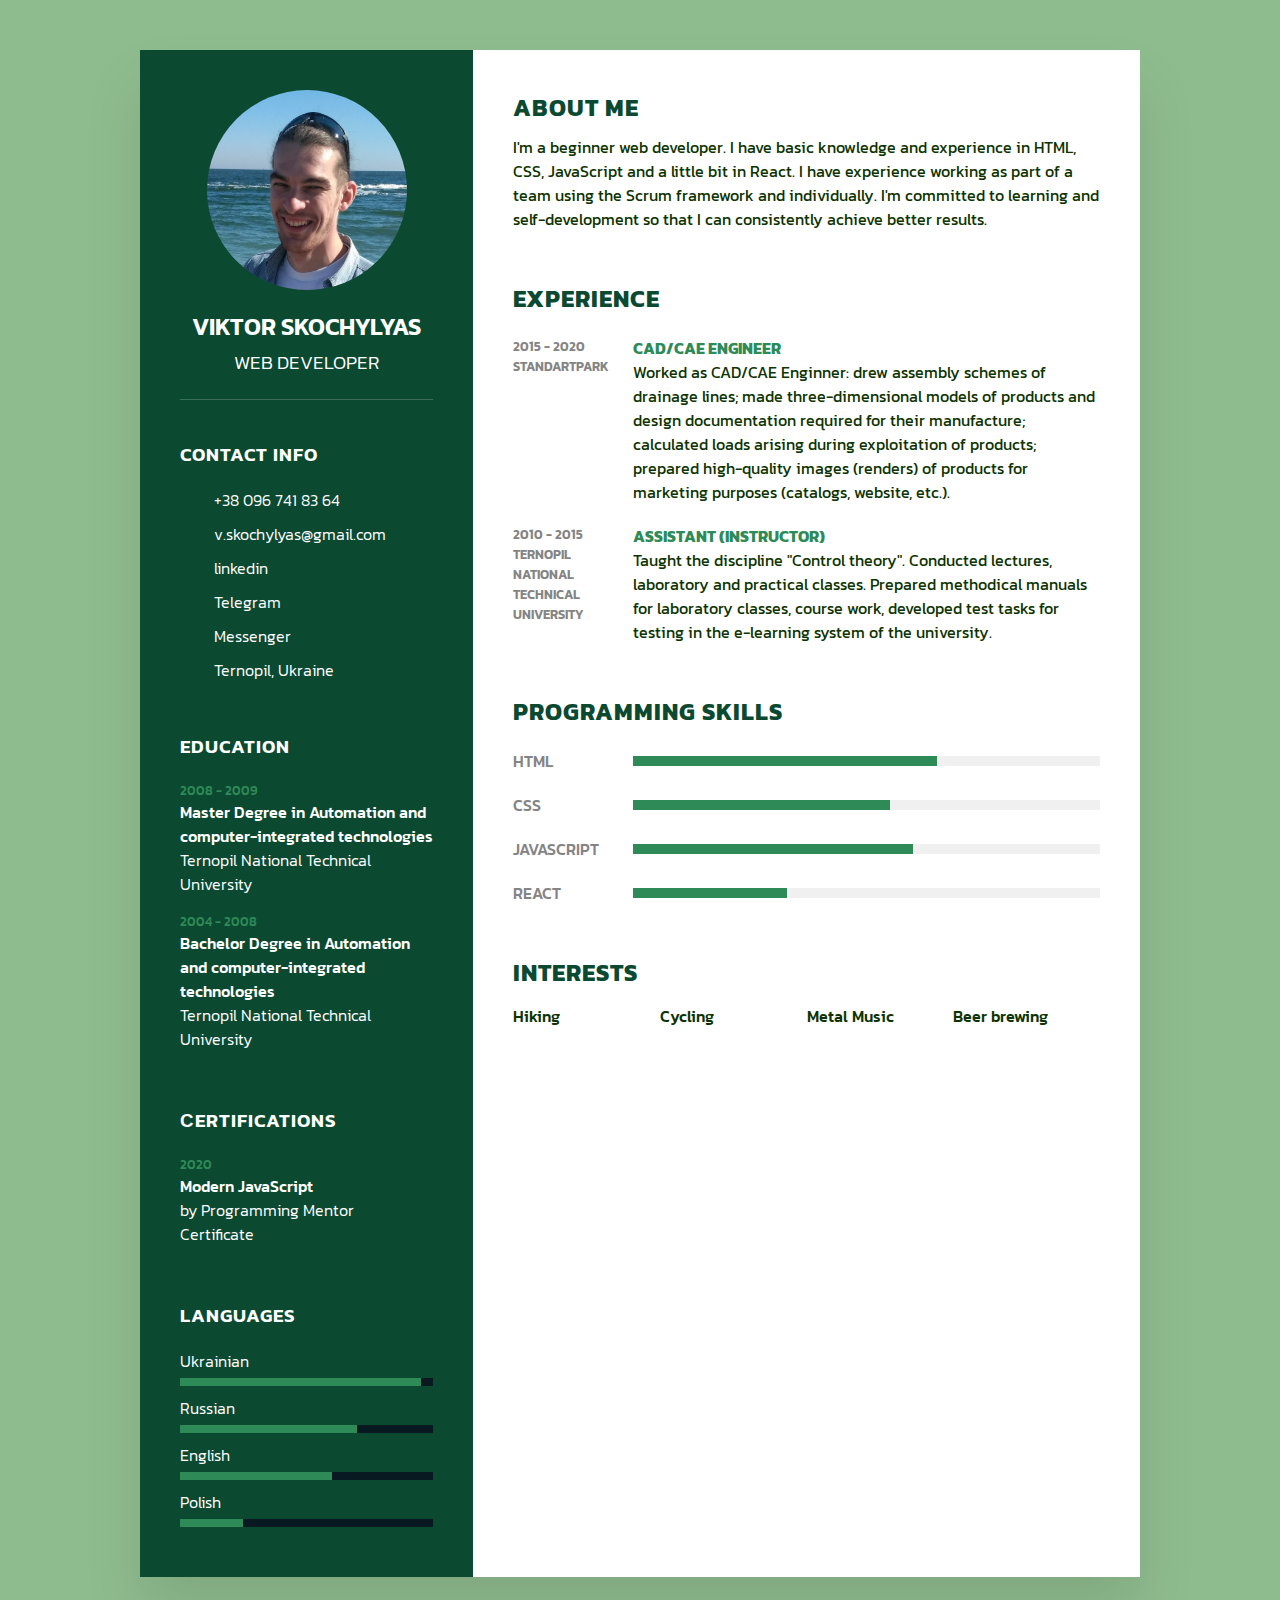
<file: Index.html>
<!DOCTYPE html>
<html lang="en">
<head>
    <meta charset="UTF-8">
    <meta name="viewport" content="width=device-width, initial-scale=1.0">
    <title>Document</title>
    <link rel="stylesheet" href="https://cdnjs.cloudflare.com/ajax/libs/font-awesome/5.15.0/css/all.min.css"
        integrity="sha512-BnbUDfEUfV0Slx6TunuB042k9tuKe3xrD6q4mg5Ed72LTgzDIcLPxg6yI2gcMFRyomt+yJJxE+zJwNmxki6/RA=="
        crossorigin="anonymous" referrerpolicy="no-referrer" />
    <link rel="stylesheet" href="style.css">
</head>
<body>
    <div class="container">
        <div class="left_Side">
            <div class="profileText">
                <div class="imgBx">
                    <img src="img.jpg" alt="" srcset="">
                </div>
                <h2>Viktor Skochylyas<br><span>Web Developer</span></h2>
            </div>

            <div class="contactInfo">
                <h3 class="title">Contact Info</h3>
                <ul>
                    <li>
                        <span class="icon"><i class="fas fa-phone-alt"></i></span>
                        <span class="text"><a href="tel:+380967418364">+38 096 741 83 64</a>
                        </span>
                    </li>
                    <li>
                        <span class="icon"><i class="far fa-envelope-open"></i></span>
                        <span class="text"><a href="mailto:v.skochylyas@gmail.com">v.skochylyas@gmail.com</a></span>
                    </li>
                    <li>
                        <span class="icon"><i class="fab fa-linkedin-in"></i></span>
                        <span class="text"><a href="https://www.linkedin.com/in/viktor-skochylyas-7348aa20">linkedin</a></span>
                    </li>
                    <li>
                        <span class="icon"><i class="fab fa-telegram"></i></span>
                        <span class="text"><a href="https://t.me/viktor_sko4">Telegram</a></span>
                    </li>
                    <li>
                    <span class="icon"><i class="fab fa-facebook-messenger"></i></span>
                    <span class="text"><a href="https://m.me/victor.skochylyas">Messenger</a></span>
                    </li>
                    <li>
                        <span class="icon"><i class="fas fa-map-marker-alt"></i></span>
                        <span class="text">Ternopil, Ukraine</span>
                    </li>
                </ul>
            </div>

            <div class="contactInfo education">
                <h3 class="title">Education</h3>
                <ul>
                    <li>
                        <h5>2008 - 2009</h5>
                        <h4>Master Degree in Automation and computer-integrated technologies</h4>
                        <h4>Ternopil National Technical University</h4>
                    </li>
                    <li>
                        <h5>2004 - 2008</h5>
                        <h4>Bachelor Degree in Automation and computer-integrated technologies</h4>
                        <h4>Ternopil National Technical University</h4>
                    </li>
                  
                </ul>
            </div>

            <div class="contactInfo certifications">
                <h3 class="title">Сertifications</h3>
                <ul>
                    <li>
                        <h5>2020</h5>
                        <h4>Modern JavaScript</h4>
                        <h4>by Programming Mentor</h4>
                        <h4><i class="fa fa-certificate" aria-hidden="true"></i>
                            <a href="http://cert.programmingmentor.com/2020-bfe67b97c2e6.pdf">Certificate</a></h4>
                    </li>
                                      
                </ul>
            </div>
            <div class="contactInfo language">
                <h3 class="title">Languages</h3>
                <ul>
                    <li>
                        <span class="text">Ukrainian</span>
                        <span class="percent">
                            <div style="width: 95%;"></div>
                        </span>
                    </li>
                    <li>
                        <span class="text">Russian</span>
                        <span class="percent">
                            <div style="width: 70%;"></div>
                        </span>
                    </li><li>
                        <span class="text">English</span>
                        <span class="percent">
                            <div style="width: 60%;"></div>
                        </span>
                    </li>
                    <li>
                        <span class="text">Polish</span>
                        <span class="percent">
                            <div style="width: 25%;"></div>
                        </span>
                    </li>
                    
                  
                </ul>
            </div>
            
        </div>
        <div class="right_Side">
            <div class="about">
                <h2 class="title2">About Me</h2>
                <p>I'm a beginner web developer. I have basic knowledge and experience in HTML, CSS, JavaScript and a little bit in React. I have experience working as part of a team using the Scrum framework and individually. I'm committed to learning and self-development so that I can consistently achieve better results.</p>
            </div>
            <div class="about">
                <h2 class="title2">Experience</h2>
                <div class="box">
                    <div class="year_company">
                        <h5>2015 - 2020</h5>
                        <h5>Standartpark</h5>
                    </div>
                    <div class="text">
                        <h4>CAD/CAE Engineer</h4>
                        <p>Worked as CAD/CAE Enginner: drew assembly schemes of drainage lines; made three-dimensional models of products and design documentation required for their manufacture; calculated loads arising during exploitation of products; prepared high-quality images (renders) of products for marketing purposes (catalogs, website, etc.).</p>
                    </div>
                </div>
                <div class="box">
                    <div class="year_company">
                        <h5>2010 - 2015</h5>
                        <h5>Ternopil National Technical University</h5>
                    </div>
                    <div class="text">
                        <h4>Assistant (Instructor)</h4>
                        <p>Taught the discipline "Control theory". Conducted lectures, laboratory and practical classes. Prepared
                        methodical manuals for laboratory classes, course work, developed test tasks for testing in the e-learning system of the
                        university.</p>
                    </div>
                </div>
            </div>
            <div class="about skills">
            <h2 class="title2">Programming skills</h2>
            <div class="box">
                <h4>Html</h4>
                <div class="percent">
                    <div style="width: 65%;"></div>
                </div>
            </div>
            <div class="box">
                <h4>CSS</h4>
                <div class="percent">
                    <div style="width: 55%;"></div>
                </div>
            </div>
            <div class="box">
                <h4>JavaScript</h4>
                <div class="percent">
                    <div style="width: 60%;"></div>
                </div>
            </div>
            <div class="box">
                <h4>React</h4>
                <div class="percent">
                    <div style="width: 33%;"></div>
                </div>
            </div>
            </div>
            <div class="about interests">
                <h2 class="title2">Interests</h2>
                <ul>
                    <li><i class="fas fa-hiking"></i>  Hiking</li>
                    <li><i class="fas fa-biking"></i>  Cycling</li>
                    <li><i class="fas fa-guitar"></i>  Metal Music</li>
                    <li><i class="fas fa-beer"></i>  Beer brewing</li>

                </ul>
            </div>
        </div>
    </div>
</body>
</html>
</file>
<file: style.css>
@import url("https://fonts.googleapis.com/css?family=Kanit:200,300,400,500,600,700,800,900&display=swap");

* {
  margin: 0;
  padding: 0;
  box-sizing: border-box;
  font-family: "Kanit", sans-serif;
}

body {
  background: darkseagreen;
  display: flex;
  justify-content: center;
  align-items: center;
  min-height: 100vh;
}

a {
  text-decoration: none;
  color: inherit;
  /* display: inline-block; */
}

.container {
  position: relative;
  width: 100%;
  max-width: 1000px;
  min-height: 1000px;
  background: #fff;
  margin: 50px;
  display: grid;
  grid-template-columns: 1fr 2fr;
  box-shadow: 0 35px 55px rgba(0, 0, 0, 0.1);
}

.container .left_Side {
  position: relative;
  width: 100%;
  background: #0b4931;
  padding: 40px;
}

.profileText {
  position: relative;
  display: flex;
  flex-direction: column;
  align-items: center;
  padding-bottom: 20px;
  border-bottom: 1px solid rgba(255, 255, 255, 0.2);
}

.profileText .imgBx {
  position: relative;
  width: 200px;
  height: 200px;
  border-radius: 50%;
  overflow: hidden;
}

.profileText .imgBx img {
  position: absolute;
  top: 0;
  left: 0;
  width: 100%;
  height: 100%;
  object-fit: cover;
}

.profileText h2 {
  color: #fff;
  font-size: 1.5em;
  margin-top: 20px;
  text-transform: uppercase;
  text-align: center;
  font-weight: 600;
  line-height: 1.4em;
}

.profileText h2 span {
  font-size: 0.8em;
  font-weight: 300;
  /* line-height: 1.4em; */
}

.contactInfo {
  padding-top: 40px;
}

.title {
  color: #fff;
  text-transform: uppercase;
  font-weight: 600;
  letter-spacing: 1px;
  margin-bottom: 20px;
}

.contactInfo ul {
  position: relative;
}

.contactInfo ul li {
  position: relative;
  list-style: none;
  margin: 10px 0;
  cursor: pointer;
}

.contactInfo ul li .icon {
  display: inline-block;
  width: 30px;
  font-size: 18px;
  color: seagreen;
}

.contactInfo ul li span {
  color: #fff;
  font-weight: 300;
}

.contactInfo.education li {
  margin-bottom: 15px;
  cursor: auto;
}

.contactInfo.education h5 {
  color: seagreen;
  font-weight: 500;
}

.contactInfo.education h4:nth-child(2) {
  color: #fff;
  font-weight: 500;
}

.contactInfo.education h4 {
  color: #fff;
  font-weight: 300;
}

.contactInfo.certifications li {
  margin-bottom: 15px;
  cursor: auto;
}

.contactInfo.certifications h5 {
  color: seagreen;
  font-weight: 500;
}

.contactInfo.certifications h4:nth-child(2) {
  color: #fff;
  font-weight: 500;
}

.contactInfo.certifications h4 {
  color: #fff;
  font-weight: 300;
}

.contactInfo.language .percent {
  position: relative;
  width: 100%;
  height: 8px;
  background: #081921;
  display: block;
  margin-top: 5px;
}

.contactInfo.language .percent div {
  position: absolute;
  top: 0;
  left: 0;
  height: 100%;
  background: seagreen;
}

.container .right_Side {
  position: relative;
  width: 100%;
  background: #fff;
  padding: 40px;
}

.about {
  margin-bottom: 50px;
}

.about:last-child {
  margin-bottom: 0;
}

.title2 {
  color: #0b4931;
  text-transform: uppercase;
  letter-spacing: 1px;
  margin-bottom: 10px;
}

p {
  color: #0d3300;
}

.about .box {
  display: flex;
  flex-direction: row;
  margin: 20px 0;
}

.about .box .year_company {
  min-width: 120px;
}

.about .box .year_company h5 {
  text-transform: uppercase;
  color: #848484;
  font-weight: 600;
}

.about .box .text h4 {
  text-transform: uppercase;
  color: seagreen;
  font-size: 16px;
}

.skills .box {
  position: relative;
  width: 100%;
  display: grid;
  grid-template-columns: 120px 1fr;
  justify-content: center;
  align-items: center;
}

.skills .box h4 {
  text-transform: uppercase;
  color: #848484;
  font-weight: 500;
}

.skills .box .percent {
  position: relative;
  width: 100%;
  height: 10px;
  background: #f0f0f0;
}

.skills .box .percent div {
  position: absolute;
  top: 0;
  left: 0;
  height: 100%;
  background: seagreen;
}

.interests ul {
  display: grid;
  grid-template-columns: repeat(4, 1fr);
}

.interests ul li {
  list-style: none;
  color: #0d3300;
  font-weight: 500;
  margin: 10px, 0;
}

.interests ul li .fas {
  color: seagreen;
  font-size: 20px;
  width: 25px;
}

@media (max-width: 1000px) {
  .container {
    margin: 10px;
    grid-template-columns: repeat(1, 1fr);
  }

  .interests ul {
    grid-template-columns: repeat(2, 1fr);
  }
}

@media (max-width: 600px) {
  .about .box {
    flex-direction: column;
  }

  .about .box .year_company {
    margin-bottom: 5px;
  }

  .interests ul {
    grid-template-columns: repeat(1, 1fr);
  }

  .skills .box {
    grid-template-columns: repeat(1, 1fr);
  }
}
</file>
<file: docs/style.css>
@import url("https://fonts.googleapis.com/css?family=Kanit:200,300,400,500,600,700,800,900&display=swap");

* {
  margin: 0;
  padding: 0;
  box-sizing: border-box;
  font-family: "Kanit", sans-serif;
}

body {
  background: darkseagreen;
  display: flex;
  justify-content: center;
  align-items: center;
  min-height: 100vh;
}

a {
  text-decoration: none;
  color: inherit;
}

.container {
  position: relative;
  width: 100%;
  max-width: 1000px;
  min-height: 1000px;
  background: #fff;
  margin: 50px;
  display: grid;
  grid-template-columns: 1fr 2fr;
  box-shadow: 0 35px 55px rgba(0, 0, 0, 0.1);
}

.container .left_Side {
  position: relative;
  width: 100%;
  background: #0b4931;
  padding: 40px;
}

.profileText {
  position: relative;
  display: flex;
  flex-direction: column;
  align-items: center;
  padding-bottom: 20px;
  border-bottom: 1px solid rgba(255, 255, 255, 0.2);
}

.profileText .imgBx {
  position: relative;
  width: 200px;
  height: 200px;
  border-radius: 50%;
  overflow: hidden;
}

.profileText .imgBx img {
  position: absolute;
  top: 0;
  left: 0;
  width: 100%;
  height: 100%;
  object-fit: cover;
}

.profileText h2 {
  color: #fff;
  font-size: 1.5em;
  margin-top: 20px;
  text-transform: uppercase;
  text-align: center;
  font-weight: 600;
  line-height: 1.4em;
}

.profileText h2 span {
  font-size: 0.8em;
  font-weight: 300;
}

.contactInfo {
  padding-top: 40px;
}

.title {
  color: #fff;
  text-transform: uppercase;
  font-weight: 600;
  letter-spacing: 1px;
  margin-bottom: 20px;
}

.contactInfo ul {
  position: relative;
}

.contactInfo ul li {
  position: relative;
  list-style: none;
  margin: 10px 0;
  cursor: pointer;
}

.contactInfo ul li .icon {
  display: inline-block;
  width: 30px;
  font-size: 18px;
  color: seagreen;
}

.contactInfo ul li span {
  color: #fff;
  font-weight: 300;
}

.contactInfo.education li {
  margin-bottom: 15px;
  cursor: auto;
}

.contactInfo.education h5 {
  color: seagreen;
  font-weight: 500;
}

.contactInfo.education h4:nth-child(2) {
  color: #fff;
  font-weight: 500;
}

.contactInfo.education h4 {
  color: #fff;
  font-weight: 300;
}

.contactInfo.certifications li {
  margin-bottom: 15px;
  cursor: auto;
}

.contactInfo.certifications h5 {
  color: seagreen;
  font-weight: 500;
}

.contactInfo.certifications h4:nth-child(2) {
  color: #fff;
  font-weight: 500;
}

.contactInfo.certifications h4 {
  color: #fff;
  font-weight: 300;
}

.contactInfo.language .percent {
  position: relative;
  width: 100%;
  height: 8px;
  background: #081921;
  display: block;
  margin-top: 5px;
}

.contactInfo.language .percent div {
  position: absolute;
  top: 0;
  left: 0;
  height: 100%;
  background: seagreen;
}

.container .right_Side {
  position: relative;
  width: 100%;
  background: #fff;
  padding: 40px;
}

.about {
  margin-bottom: 50px;
}

.about:last-child {
  margin-bottom: 0;
}

.title2 {
  color: #0b4931;
  text-transform: uppercase;
  letter-spacing: 1px;
  margin-bottom: 10px;
}

p {
  color: #0d3300;
}

.about .box {
  display: flex;
  flex-direction: row;
  margin: 20px 0;
}

.about .box .year_company {
  min-width: 120px;
}

.about .box .year_company h5 {
  text-transform: uppercase;
  color: #848484;
  font-weight: 600;
}

.about .box .text h4 {
  text-transform: uppercase;
  color: seagreen;
  font-size: 16px;
}

.skills .box {
  position: relative;
  width: 100%;
  display: grid;
  grid-template-columns: 120px 1fr;
  justify-content: center;
  align-items: center;
}

.skills .box h4 {
  text-transform: uppercase;
  color: #848484;
  font-weight: 500;
}

.skills .box .percent {
  position: relative;
  width: 100%;
  height: 10px;
  background: #f0f0f0;
}

.skills .box .percent div {
  position: absolute;
  top: 0;
  left: 0;
  height: 100%;
  background: seagreen;
}

.interests ul {
  display: grid;
  grid-template-columns: repeat(4, 1fr);
}

.interests ul li {
  list-style: none;
  color: #0d3300;
  font-weight: 500;
  margin: 10px, 0;
}

.interests ul li .fas {
  color: seagreen;
  font-size: 20px;
  width: 25px;
}

@media (max-width: 1000px) {
  .container {
    margin: 10px;
    grid-template-columns: repeat(1, 1fr);
  }

  .interests ul {
    grid-template-columns: repeat(2, 1fr);
  }
}

@media (max-width: 600px) {
  .about .box {
    flex-direction: column;
  }

  .about .box .year_company {
    margin-bottom: 5px;
  }

  .interests ul {
    grid-template-columns: repeat(1, 1fr);
  }

  .skills .box {
    grid-template-columns: repeat(1, 1fr);
  }
}
</file>
